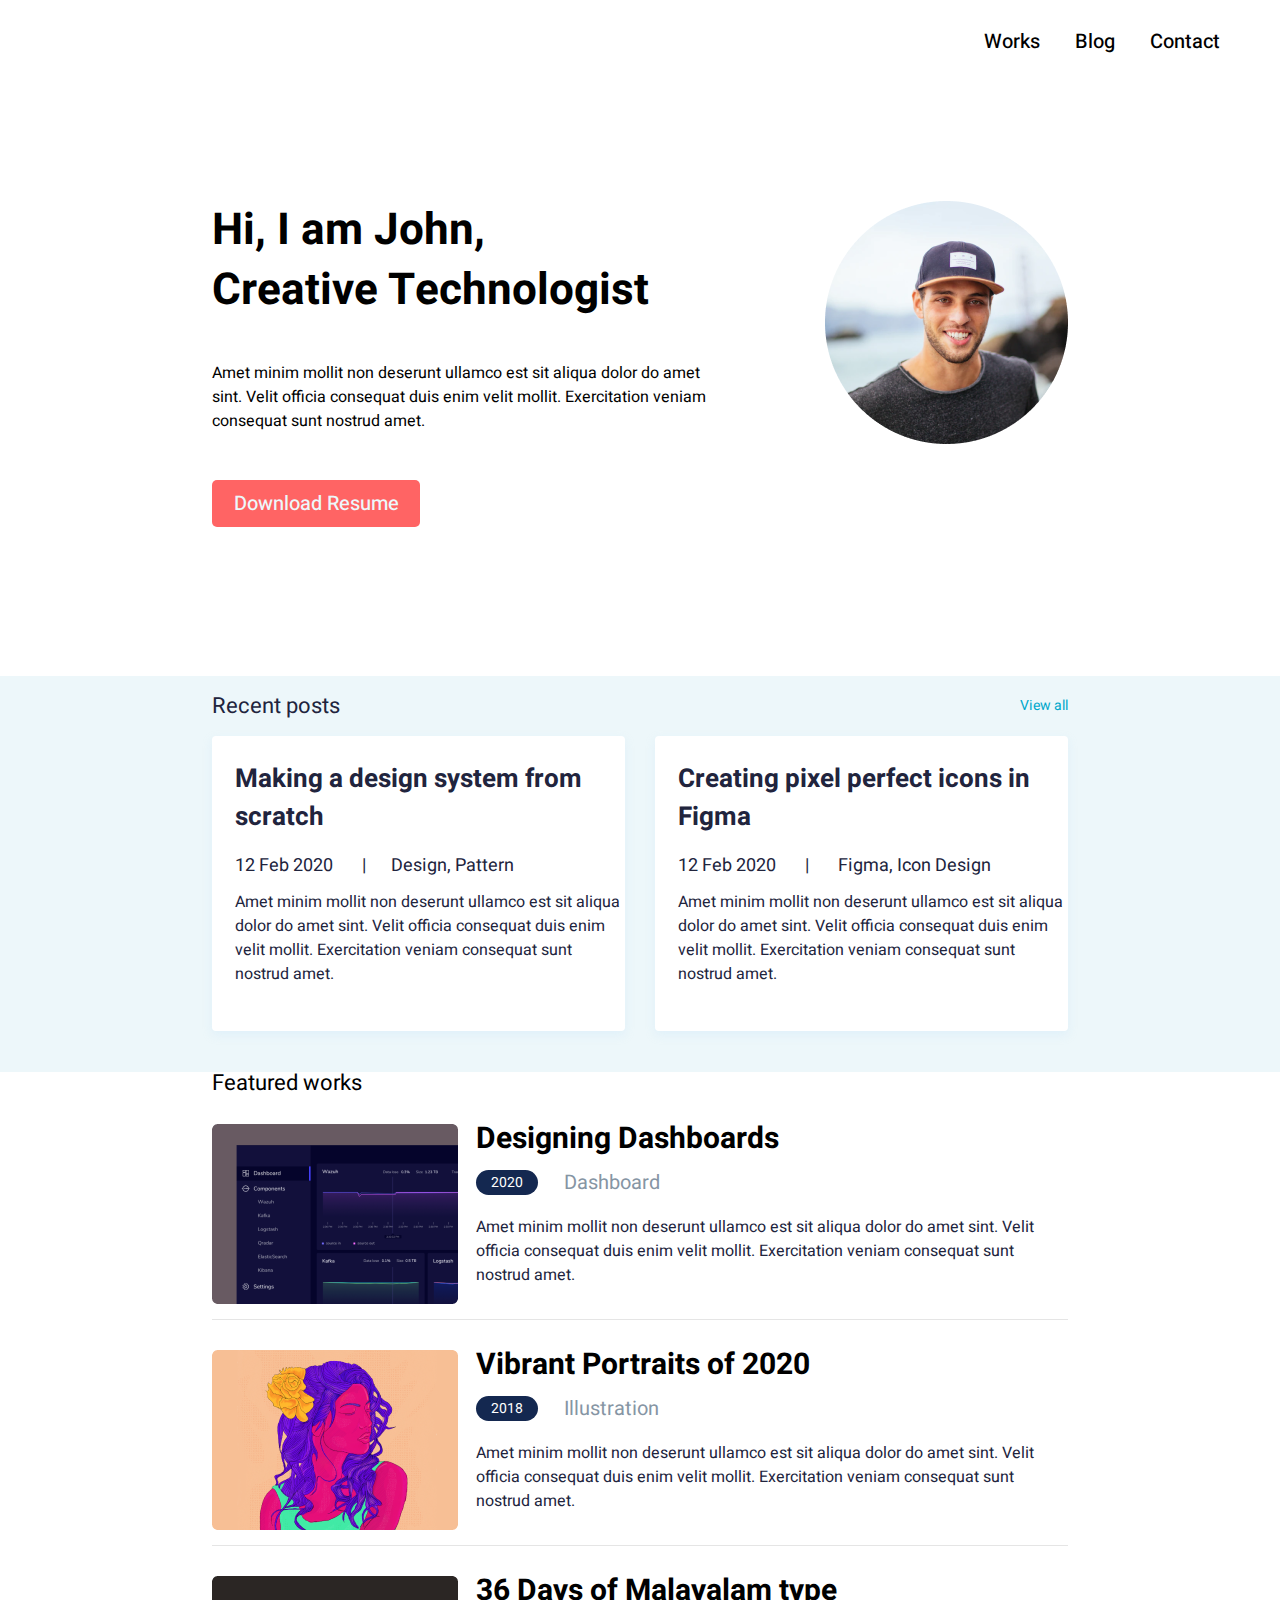
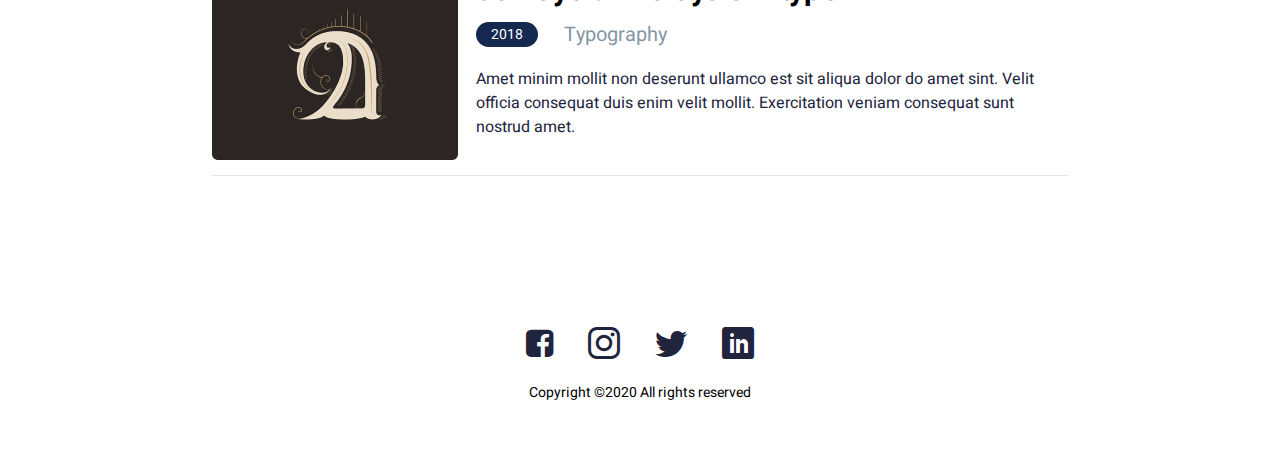
<file: Hi_I_am_John/src_john/index.html>
<!DOCTYPE html>
<html lang="ru">

<head>
    <meta charset="UTF-8">
    <meta name="viewport" content="width=device-width, initial-scale=1.0">
    <link rel="stylesheet" href="css/style_zero.css">
    <link rel="stylesheet" href="css/icons-font.css">
    <link rel="stylesheet" href="css/style.css">
    <title>John's pages</title>
</head>

<body>
    <header class="header">
        <nav class="header__nav">
            <ul class="header__ul">
                <li class="header__elements"> <a href="works.html" class="header__link">Works</a> </li>
                <li class="header__elements"> <a href="blog.html" class="header__link">Blog</a> </li>
                <li class="header__elements"> <a href="#" class="header__link">Contact</a> </li>
            </ul>
        </nav>
    </header>
    <section class="hi">
        <div class="container">
            <div class="hi__words">
                <h1 class="hi__title">Hi, I am John,<br>Creative Technologist</h1>
                <h2 class="hi__subtitle">Amet minim mollit non deserunt ullamco est sit aliqua dolor do amet sint. Velit officia consequat duis enim velit mollit. Exercitation veniam consequat sunt nostrud amet.</h2> <a href="image/kit.png" class="hi__button" download>Download Resume</a> </div> <img src="image/john.png" alt="John's foto" class="hi__image"> </div>
    </section>
    <section class="recent-posts">
        <div class="container">
            <div class="recent-posts__words_top">
                <div class="recent-posts__title"> Recent posts </div> <a href="#" class="recent-posts__link">View all</a> </div>
            <div class="recent-posts__columns_box">
                <div class="recent-posts__columns">
                    <div class="recent-posts__column_title">Making a design system from scratch</div>
                    <div class="recent-posts__column_date">12 Feb 2020 <span class="recent-posts__span">|</span>Design, Pattern</div>
                    <div class="recents-posts__column_text">Amet minim mollit non deserunt ullamco est sit aliqua dolor do amet sint. Velit officia consequat duis enim velit mollit. Exercitation veniam consequat sunt nostrud amet.</div>
                </div>
                <div class="recent-posts__columns">
                    <div class="recent-posts__column_title">Creating pixel perfect icons in Figma</div>
                    <div class="recent-posts__column_date">12 Feb 2020 <span class="recent-posts__span">|</span> Figma, Icon Design</div>
                    <div class="recents-posts__column_text">Amet minim mollit non deserunt ullamco est sit aliqua dolor do amet sint. Velit officia consequat duis enim velit mollit. Exercitation veniam consequat sunt nostrud amet.</div>
                </div>
            </div>
        </div>
    </section>
    <section class="featured-works">
        <div class="container">
            <div class="featured-works__title">Featured works</div>
            <div class="featured-works__row_box">
                <div class="feature-works__row">
                    <div class="featured-works__row_content"> <img src="image/traiding.png" alt="illustration" class="feature-works__img">
                        <div class="feature-works__words_box">
                            <div class="feature-works__words_title">Designing Dashboards</div>
                            <div class="feature-works__words_date-box"> <a href="work-detail.html" class="feature-works__words_year">2020</a>
                                <div class="feature-works__words_comment">Dashboard</div>
                            </div>
                            <div class="feature-works__words_text">Amet minim mollit non deserunt ullamco est sit aliqua dolor do amet sint. Velit officia consequat duis enim velit mollit. Exercitation veniam consequat sunt nostrud amet.</div>
                        </div>
                    </div>
                </div>
                <div class="feature-works__row">
                    <div class="featured-works__row_content"> <img src="image/wooman.png" alt="illustration" class="feature-works__img">
                        <div class="feature-works__words_box">
                            <div class="feature-works__words_title">Vibrant Portraits of 2020</div>
                            <div class="feature-works__words_date-box"> <a href="work-detail.html" class="feature-works__words_year">2018</a>
                                <div class="feature-works__words_comment">Illustration</div>
                            </div>
                            <div class="feature-works__words_text">Amet minim mollit non deserunt ullamco est sit aliqua dolor do amet sint. Velit officia consequat duis enim velit mollit. Exercitation veniam consequat sunt nostrud amet.</div>
                        </div>
                    </div>
                </div>
                <div class="feature-works__row">
                    <div class="featured-works__row_content"> <img src="image/aaaaa.png" alt="illustration" class="feature-works__img">
                        <div class="feature-works__words_box">
                            <div class="feature-works__words_title">36 Days of Malayalam type</div>
                            <div class="feature-works__words_date-box"> <a href="work-detail.html" class="feature-works__words_year">2018</a>
                                <div class="feature-works__words_comment">Typography</div>
                            </div>
                            <div class="feature-works__words_text">Amet minim mollit non deserunt ullamco est sit aliqua dolor do amet sint. Velit officia consequat duis enim velit mollit. Exercitation veniam consequat sunt nostrud amet.</div>
                        </div>
                    </div>
                </div>
            </div>
        </div>
    </section>
    <footer class="footer">
        <div class="container">
            <div class="footer__link_box"> <a href="#" class="footer__link"><span class="icon-facebook-square footer__link_icon"></span></a> <a href="#" class="footer__link"><span class="icon-instagram footer__link_icon"></span></a> <a href="#" class="footer__link"><span class="icon-twitter footer__link_icon"></span></a> <a href="#" class="footer__link"><span class="icon-linkedin footer__link_icon"></span></a> </div>
            <div class="footer__text">Copyright ©2020 All rights reserved </div>
        </div>
    </footer>
</body>

</html>
</file>
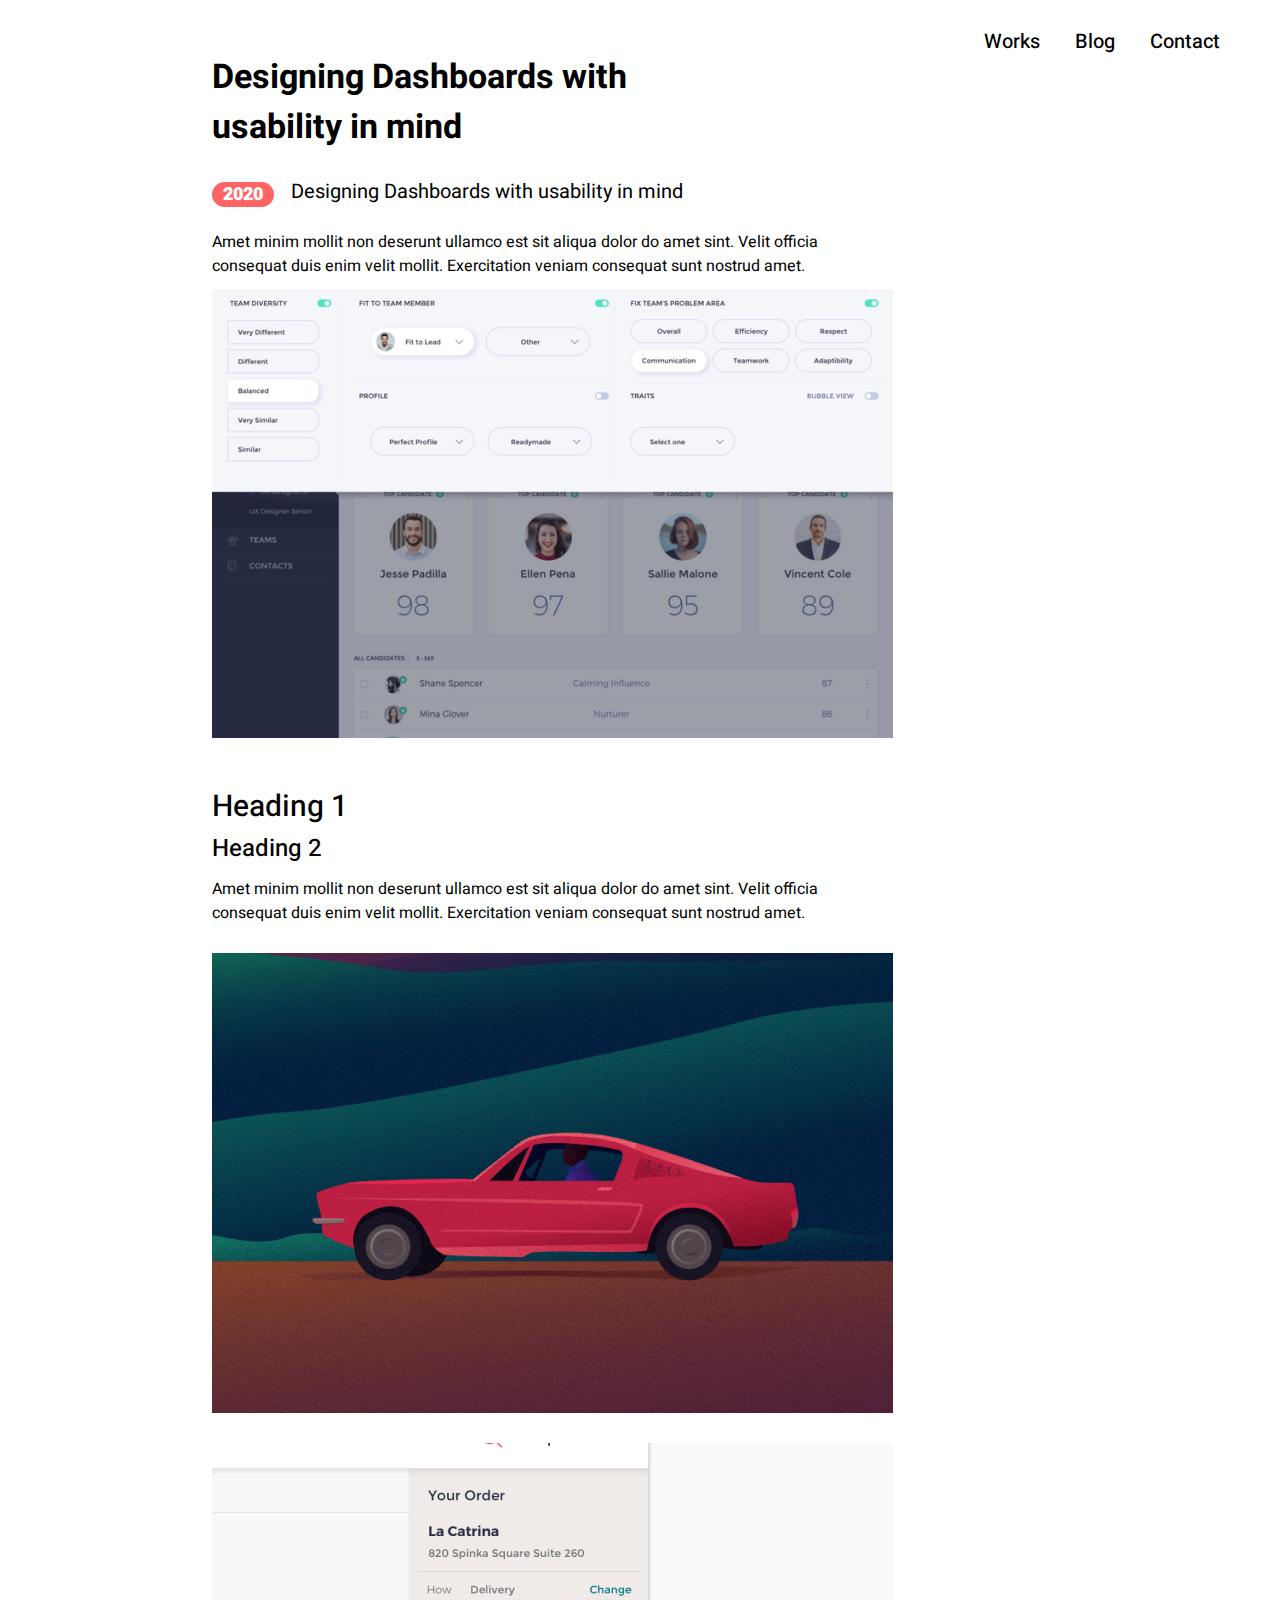
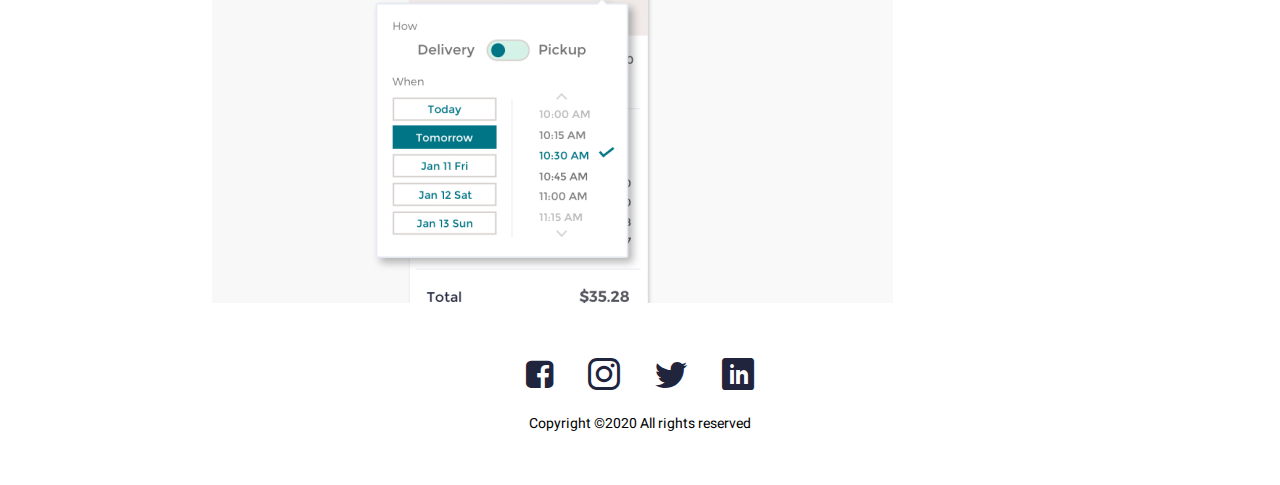
<file: Hi_I_am_John/src_john/work-detail.html>
<!DOCTYPE html>
<html lang="ru">

<head>
    <meta charset="UTF-8">
    <link rel="stylesheet" href="css/style_zero.css">
    <link rel="stylesheet" href="css/icons-font.css">
    <link rel="stylesheet" href="css/style_work-detail.css">
    <title>John's pages work-detail</title>
</head>

<body>
    <header class="header">
        <nav class="header__nav">
            <ul class="header__ul">
                <li class="header__elements"> <a href="#" focus class="header__link">Works</a> </li>
                <li class="header__elements"> <a href="#" class="header__link">Blog</a> </li>
                <li class="header__elements"> <a href="#" class="header__link">Contact</a> </li>
            </ul>
        </nav>
    </header>
    <section class="dashboard">
        <div class="container">
            <h1 class="dashboard__title">Designing Dashboards with <br>usability in mind</h1>
            <h2 class="dashboard__subtitle"><div class="dashboard__subtitle_date">2020</div>Designing Dashboards with usability in mind</h2>
            <div class="dashboard__text">Amet minim mollit non deserunt ullamco est sit aliqua dolor do amet sint. Velit officia consequat duis enim velit mollit. Exercitation veniam consequat sunt nostrud amet.</div>
            <div class="image dashboard__image"></div>
        </div>
    </section>
    <section class="heading">
        <div class="container">
            <div class="heading__title">Heading 1</div>
            <div class="heading__subtitle">Heading 2</div>
            <div class="heading__text">Amet minim mollit non deserunt ullamco est sit aliqua dolor do amet sint. Velit officia consequat duis enim velit mollit. Exercitation veniam consequat sunt nostrud amet.</div>
            <div class="image heading__image_car"></div>
            <div class="image heading__image_options"></div>
        </div>
    </section>
    <footer class="footer">
        <div class="container">
            <div class="footer__link_box"> <a href="#" class="footer__link"><span class="icon-facebook-square footer__link_icon"></span></a> <a href="#" class="footer__link"><span class="icon-instagram footer__link_icon"></span></a> <a href="#" class="footer__link"><span class="icon-twitter footer__link_icon"></span></a> <a href="#" class="footer__link"><span class="icon-linkedin footer__link_icon"></span></a> </div>
            <div class="footer__text">Copyright ©2020 All rights reserved </div>
        </div>
    </footer>
</body>

</html>
</file>
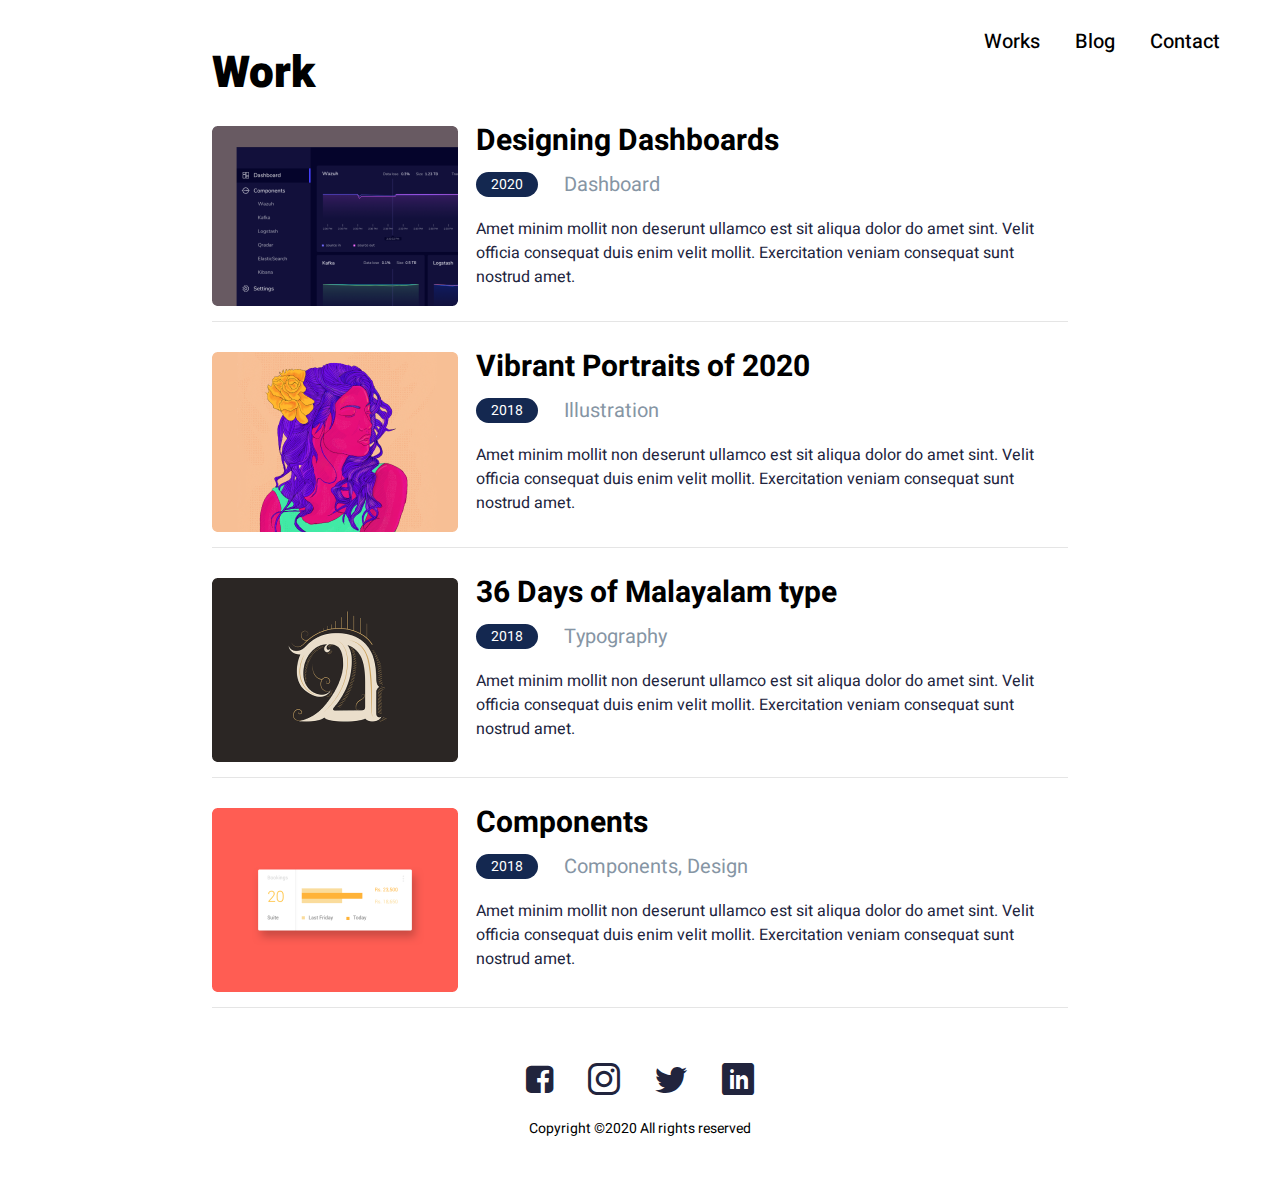
<file: Hi_I_am_John/src_john/works.html>
<!DOCTYPE html>
<html lang="ru">

<head>
    <meta charset="UTF-8">
    <link rel="stylesheet" href="css/style_zero.css">
    <link rel="stylesheet" href="css/icons-font.css">
    <link rel="stylesheet" href="css/style_works.css">
    <title>John's pages work</title>
</head>

<body>
    <header class="header">
        <nav class="header__nav">
            <ul class="header__ul">
                <li class="header__elements"> <a href="works.html" focus class="header__link">Works</a> </li>
                <li class="header__elements"> <a href="blog.html" class="header__link">Blog</a> </li>
                <li class="header__elements"> <a href="contact.html" class="header__link">Contact</a> </li>
            </ul>
        </nav>
    </header>
    <section class="featured-works">
        <div class="container">
            <h1 class="featured-works__title_2-page">Work</h1>
            <div class="featured-works__row_box">
                <div class="feature-works__row">
                    <div class="featured-works__row_content"> <img src="image/traiding.png" alt="illustration" class="feature-works__img">
                        <div class="feature-works__words_box">
                            <div class="feature-works__words_title">Designing Dashboards</div>
                            <div class="feature-works__words_date-box">
                                <a href="work-detail.html" class="feature-works__words_year">2020</a>
                                <div class="feature-works__words_comment">Dashboard</div>
                            </div>
                            <div class="feature-works__words_text">Amet minim mollit non deserunt ullamco est sit aliqua dolor do amet sint. Velit officia consequat duis enim velit mollit. Exercitation veniam consequat sunt nostrud amet.</div>
                        </div>
                    </div>
                </div>
                <div class="feature-works__row">
                    <div class="featured-works__row_content"> <img src="image/wooman.png" alt="illustration" class="feature-works__img">
                        <div class="feature-works__words_box">
                            <div class="feature-works__words_title">Vibrant Portraits of 2020</div>
                            <div class="feature-works__words_date-box">
                                <a href="work-detail.html"  class="feature-works__words_year">2018</a>
                                <div class="feature-works__words_comment">Illustration</div>
                            </div>
                            <div class="feature-works__words_text">Amet minim mollit non deserunt ullamco est sit aliqua dolor do amet sint. Velit officia consequat duis enim velit mollit. Exercitation veniam consequat sunt nostrud amet.</div>
                        </div>
                    </div>
                </div>
                <div class="feature-works__row">
                    <div class="featured-works__row_content"> <img src="image/aaaaa.png" alt="illustration" class="feature-works__img">
                        <div class="feature-works__words_box">
                            <div class="feature-works__words_title">36 Days of Malayalam type</div>
                            <div class="feature-works__words_date-box">
                                <a href="work-detail.html"  class="feature-works__words_year">2018</a>
                                <div class="feature-works__words_comment">Typography</div>
                            </div>
                            <div class="feature-works__words_text">Amet minim mollit non deserunt ullamco est sit aliqua dolor do amet sint. Velit officia consequat duis enim velit mollit. Exercitation veniam consequat sunt nostrud amet.</div>
                        </div>
                    </div>
                </div>
                <div class="feature-works__row">
                    <div class="featured-works__row_content"> <img src="image/component.png" alt="illustration" class="feature-works__img">
                        <div class="feature-works__words_box">
                            <div class="feature-works__words_title">Components</div>
                            <div class="feature-works__words_date-box">
                                <a href="work-detail.html"  class="feature-works__words_year">2018</a>
                                <div class="feature-works__words_comment">Components, Design</div>
                            </div>
                            <div class="feature-works__words_text">Amet minim mollit non deserunt ullamco est sit aliqua dolor do amet sint. Velit officia consequat duis enim velit mollit. Exercitation veniam consequat sunt nostrud amet.</div>
                        </div>
                    </div>
                </div>
            </div>
        </div>
    </section>
    <footer class="footer">
        <div class="container">
            <div class="footer__link_box"> <a href="#" class="footer__link"><span class="icon-facebook-square footer__link_icon"></span></a> <a href="#" class="footer__link"><span class="icon-instagram footer__link_icon"></span></a> <a href="#" class="footer__link"><span class="icon-twitter footer__link_icon"></span></a> <a href="#" class="footer__link"><span class="icon-linkedin footer__link_icon"></span></a> </div>
            <div class="footer__text">Copyright ©2020 All rights reserved </div>
        </div>
    </footer>
</body>

</html>
</file>
<file: Hi_I_am_John/src_john/css/style_zero.css>
/*Обнуление*/
*{
    padding: 0;
    margin: 0;
    border: 0;
}
*,*:before,*:after{
    -moz-box-sizing: border-box;
    -webkit-box-sizing: border-box;
    box-sizing: border-box;
}
:focus,:active{outline: none;}
a:focus,a:active{outline: none;}

nav,footer,header,aside{display: block;}

html,body{
    height: 100%;
    width: 100%;
    font-size: 100%;
    line-height: 1;
    font-size: 14px;
    -ms-text-size-adjust: 100%;
    -moz-text-size-adjust: 100%;
    -webkit-text-size-adjust: 100%;
}
input,button,textarea{font-family:inherit;}

input::-ms-clear{display: none;}
button{cursor: pointer;}
button::-moz-focus-inner {padding:0;border:0;}
a, a:visited{text-decoration: none;}
a:hover{text-decoration: none;}
ul li{list-style: none;}
img{vertical-align: top;}

h1,h2,h3,h4,h5,h6{font-size:inherit;font-weight: 400;}
/*--------------------*/

.bigred{
    font-size: 20px;
    color: red;
}
</file>
<file: Hi_I_am_John/src_john/css/icons-font.css>
@font-face {
  font-family: 'icomoon';
  src:  url('../fonts/icomoon.eot?giwata');
  src:  url('../fonts/icomoon.eot?giwata#iefix') format('embedded-opentype'),
    url('../fonts/icomoon.ttf?giwata') format('truetype'),
    url('../fonts/icomoon.woff?giwata') format('woff'),
    url('../fonts/icomoon.svg?giwata#icomoon') format('svg');
  font-weight: normal;
  font-style: normal;
  font-display: block;
}

[class^="icon-"], [class*=" icon-"] {
  /* use !important to prevent issues with browser extensions that change fonts */
  font-family: 'icomoon' !important;
  speak: never;
  font-style: normal;
  font-weight: normal;
  font-variant: normal;
  text-transform: none;
  line-height: 1;

  /* Better Font Rendering =========== */
  -webkit-font-smoothing: antialiased;
  -moz-osx-font-smoothing: grayscale;
}

.icon-facebook-square:before {
  content: "\e900";
}
.icon-instagram:before {
  content: "\ea92";
}
.icon-twitter:before {
  content: "\ea96";
}
.icon-linkedin:before {
  content: "\eac9";
}
</file>
<file: Hi_I_am_John/src_john/css/style.css>
@import url("https://fonts.googleapis.com/css2?family=Heebo:wght@400;500;700&display=swap");
body {
  font-family: "Heebo";
}

.container {
  margin: 0 auto;
  width: 856px;
}

.header .header__nav {
  width: 100%;
  display: -webkit-box;
  display: -ms-flexbox;
  display: flex;
  -webkit-box-pack: end;
      -ms-flex-pack: end;
          justify-content: flex-end;
}
.header .header__ul {
  width: 236px;
  display: -webkit-box;
  display: -ms-flexbox;
  display: flex;
  -webkit-box-pack: justify;
      -ms-flex-pack: justify;
          justify-content: space-between;
  margin: 32px 60px 0 0;
}
.header .header__elements {
  list-style-type: none;
}
.header .header__link {
  text-decoration: none;
  color: #000000;
  -webkit-transition: 0.2s;
  transition: 0.2s;
  font-size: 20px;
  font-weight: 500;
}
.header .header__link:active {
  color: #FF6464;
}
.header .header__link:hover {
  color: #FF6464;
  -webkit-transform: scale(1.5);
          transform: scale(1.5);
}

.featured-works {
  min-height: 800px;
}
.featured-works .featured-works__title {
  font-size: 22px;
  font-weight: 400;
}
.featured-works .featured-works__title_2-page {
  font-size: 44px;
  font-weight: 900;
}
.featured-works .feature-works__row {
  display: -webkit-box;
  display: -ms-flexbox;
  display: flex;
  -webkit-box-orient: vertical;
  -webkit-box-direction: normal;
      -ms-flex-direction: column;
          flex-direction: column;
}
.featured-works .feature-works__row:after {
  content: "";
  width: 100%;
  height: 1px;
  background: #E5E5E5;
  margin-top: 15px;
}
.featured-works .featured-works__row_content {
  margin-top: 30px;
  display: -webkit-box;
  display: -ms-flexbox;
  display: flex;
}
.featured-works .feature-works__img {
  margin-right: 18px;
}
.featured-works .feature-works__words_box .feature-works__words_title {
  font-size: 30px;
  font-weight: 700;
}
.featured-works .feature-works__words_box .feature-works__words_date-box {
  display: -webkit-box;
  display: -ms-flexbox;
  display: flex;
  -webkit-box-align: center;
      -ms-flex-align: center;
          align-items: center;
  margin-top: 16px;
}
.featured-works .feature-works__words_box .feature-works__words_date-box .feature-works__words_year {
  height: 25px;
  width: 62px;
  border-radius: 16px;
  background: #142850;
  color: #FFFFFF;
  display: -webkit-box;
  display: -ms-flexbox;
  display: flex;
  -webkit-box-pack: center;
      -ms-flex-pack: center;
          justify-content: center;
  -webkit-box-align: center;
      -ms-flex-align: center;
          align-items: center;
  -webkit-transition: 0.2s;
  transition: 0.2s;
}
.featured-works .feature-works__words_box .feature-works__words_date-box .feature-works__words_year:hover {
  background: #FF6464;
}
.featured-works .feature-works__words_box .feature-works__words_date-box .feature-works__words_comment {
  font-size: 20px;
  font-weight: 400;
  color: #8695A4;
  margin-left: 26px;
}
.featured-works .feature-works__words_box .feature-works__words_text {
  font-size: 16px;
  font-weight: 400;
  line-height: 24px;
  color: #21243D;
  margin-top: 20px;
}

.footer {
  display: -webkit-box;
  display: -ms-flexbox;
  display: flex;
  -webkit-box-orient: vertical;
  -webkit-box-direction: normal;
      -ms-flex-direction: column;
          flex-direction: column;
  -webkit-box-pack: center;
      -ms-flex-pack: center;
          justify-content: center;
  min-height: 182px;
  max-width: 300px;
  margin: 0 auto;
}
.footer .container {
  max-width: 300px;
}
.footer .footer__link_box {
  display: -webkit-box;
  display: -ms-flexbox;
  display: flex;
  -webkit-box-pack: center;
      -ms-flex-pack: center;
          justify-content: center;
}
.footer .footer__link_icon {
  font-size: 32px;
  color: #21243D;
  -webkit-transition: 0.2s;
  transition: 0.2s;
}
.footer .footer__link_icon:hover {
  color: #FF6464;
}
.footer .icon-facebook-square:before {
  content: "\e900";
}
.footer .icon-instagram:before {
  content: "\ea92";
}
.footer .icon-twitter:before {
  content: "\ea96";
}
.footer .icon-linkedin:before {
  content: "\eac9";
}
.footer .footer__link {
  margin-right: 35px;
}
.footer .footer__link:last-child {
  margin-right: 0;
}
.footer .footer__text {
  margin-top: 26px;
  text-align: center;
}

.hi {
  min-height: 594px;
  padding: 149px 0;
}
.hi .container {
  display: -webkit-box;
  display: -ms-flexbox;
  display: flex;
  -webkit-box-pack: justify;
      -ms-flex-pack: justify;
          justify-content: space-between;
}
.hi .hi__words {
  max-width: 506px;
}
.hi .hi__title {
  font-size: 44px;
  font-weight: 700;
  line-height: 60px;
}
.hi .hi__subtitle {
  font-size: 16px;
  font-weight: 400;
  line-height: 24px;
  margin: 40px 0 47px 0;
}
.hi .hi__button {
  display: block;
  height: 47px;
  width: 208px;
  background: #FF6464;
  font-size: 20px;
  font-weight: 500;
  color: #EDF7FA;
  display: -webkit-box;
  display: -ms-flexbox;
  display: flex;
  -webkit-box-pack: center;
      -ms-flex-pack: center;
          justify-content: center;
  -webkit-box-align: center;
      -ms-flex-align: center;
          align-items: center;
  -webkit-transition: 0.2s;
  transition: 0.2s;
  border-radius: 5px;
}
.hi .hi__button:hover {
  color: #FF6464;
  background: none;
}
.hi .hi__image {
  width: 243px;
  height: 243px;
  margin-left: 50px;
}

.recent-posts {
  min-height: 396px;
  background: #EDF7FA;
}
.recent-posts .recent-posts__words_top {
  display: -webkit-box;
  display: -ms-flexbox;
  display: flex;
  -webkit-box-pack: justify;
      -ms-flex-pack: justify;
          justify-content: space-between;
  -webkit-box-align: center;
      -ms-flex-align: center;
          align-items: center;
  height: 60px;
}
.recent-posts .recent-posts__title {
  font-weight: 400;
  font-size: 22px;
  color: #21243D;
}
.recent-posts .recent-posts__link {
  color: #00A8CC;
  -webkit-transition: 0.2s;
  transition: 0.2s;
}
.recent-posts .recent-posts__link:hover {
  color: #FF6464;
}
.recent-posts .recent-posts__columns_box {
  display: -webkit-box;
  display: -ms-flexbox;
  display: flex;
  -webkit-box-pack: justify;
      -ms-flex-pack: justify;
          justify-content: space-between;
}
.recent-posts .recent-posts__columns {
  max-width: 418px;
  min-height: 295px;
  background: #FFFFFF;
  -webkit-box-shadow: 0px 4px 10px rgba(187, 225, 250, 0.25);
          box-shadow: 0px 4px 10px rgba(187, 225, 250, 0.25);
  border-radius: 4px;
  padding: 24px 5px 7px 23px;
  margin: 0 30px 30px 0;
}
.recent-posts .recent-posts__columns:nth-child(2) {
  margin-right: 0;
}
.recent-posts .recent-posts__column_title {
  font-weight: 700;
  font-size: 26px;
  line-height: 38px;
  color: #21243D;
}
.recent-posts .recent-posts__column_date {
  font-weight: 400;
  font-size: 18px;
  line-height: 26px;
  color: #21243D;
  margin-top: 17px;
}
.recent-posts .recent-posts__column_date .recent-posts__span {
  margin: 0 25px;
}
.recent-posts .recents-posts__column_text {
  font-weight: 400;
  font-size: 16px;
  line-height: 24px;
  color: #21243D;
  margin-top: 11px;
}

@media (max-width: 920px) {
  .container {
    width: auto;
    padding: 0 50px;
  }
  .container {
    width: auto;
    padding: 0 50px;
  }
  .dashboard .dashboard__title {
    margin-top: 40px;
  }
  .dashboard .dashboard__text {
    width: 100%;
  }
  .dashboard .dashboard__image {
    width: 100%;
    height: 54vw;
  }
  .heading .heading__text {
    width: 100%;
  }
  .heading .heading__image_car {
    width: 100%;
    height: 54vw;
  }
  .heading .heading__image_options {
    width: 100%;
    height: 54vw;
  }
}
@media (max-width: 665px) {
  body .footer .footer__link_icon {
    font-size: 32px;
  }
  body .header .header__nav {
    -webkit-box-pack: center;
        -ms-flex-pack: center;
            justify-content: center;
  }
  body .header .header__ul {
    margin-right: 0;
  }
  body .hi .container {
    display: -webkit-box;
    display: -ms-flexbox;
    display: flex;
    -webkit-box-orient: vertical;
    -webkit-box-direction: normal;
        -ms-flex-direction: column;
            flex-direction: column;
    -webkit-box-align: center;
        -ms-flex-align: center;
            align-items: center;
  }
  body .hi .hi__words {
    -webkit-box-ordinal-group: 3;
        -ms-flex-order: 2;
            order: 2;
    display: -webkit-box;
    display: -ms-flexbox;
    display: flex;
    -webkit-box-orient: vertical;
    -webkit-box-direction: normal;
        -ms-flex-direction: column;
            flex-direction: column;
    -webkit-box-align: center;
        -ms-flex-align: center;
            align-items: center;
  }
  body .hi .hi__title {
    text-align: center;
  }
  body .hi .hi__subtitle {
    text-align: center;
  }
  body .hi .hi__image {
    -webkit-box-ordinal-group: 2;
        -ms-flex-order: 1;
            order: 1;
    margin: 0 0 30px 0;
  }
  body .recent-posts .recent-posts__words_top {
    -webkit-box-pack: center;
        -ms-flex-pack: center;
            justify-content: center;
  }
  body .recent-posts .recent-posts__title {
    text-align: center;
  }
  body .recent-posts .recent-posts__link {
    display: none;
  }
  body .recent-posts .recent-posts__columns_box {
    -webkit-box-orient: vertical;
    -webkit-box-direction: normal;
        -ms-flex-direction: column;
            flex-direction: column;
    -webkit-box-align: center;
        -ms-flex-align: center;
            align-items: center;
  }
  body .recent-posts .recent-posts__columns {
    margin-right: 0;
  }
  body .featured-works {
    margin-top: 50px;
  }
  body .featured-works .featured-works__title {
    text-align: center;
  }
  body .featured-works .feature-works__row:nth-child(n+2) {
    display: none;
  }
  body .featured-works .featured-works__row_content {
    display: -webkit-box;
    display: -ms-flexbox;
    display: flex;
    -webkit-box-orient: vertical;
    -webkit-box-direction: normal;
        -ms-flex-direction: column;
            flex-direction: column;
    -webkit-box-align: center;
        -ms-flex-align: center;
            align-items: center;
  }
  body .featured-works .feature-works__img {
    margin: 0;
    width: 339px;
    height: 230px;
  }
  body .featured-works .feature-works__words_box {
    margin-top: 17px;
  }
  body .blog .blog__title {
    margin-top: 38px;
  }
}
</file>
<file: Hi_I_am_John/src_john/css/style_work-detail.css>
@import url("https://fonts.googleapis.com/css2?family=Heebo:wght@400;500;700&display=swap");
body {
  font-family: "Heebo";
}

.container {
  margin: 0 auto;
  width: 856px;
}

.header .header__nav {
  width: 100%;
  display: -webkit-box;
  display: -ms-flexbox;
  display: flex;
  -webkit-box-pack: end;
      -ms-flex-pack: end;
          justify-content: flex-end;
}
.header .header__ul {
  width: 236px;
  display: -webkit-box;
  display: -ms-flexbox;
  display: flex;
  -webkit-box-pack: justify;
      -ms-flex-pack: justify;
          justify-content: space-between;
  margin: 32px 60px 0 0;
}
.header .header__elements {
  list-style-type: none;
}
.header .header__link {
  text-decoration: none;
  color: #000000;
  -webkit-transition: 0.2s;
  transition: 0.2s;
  font-size: 20px;
  font-weight: 500;
}
.header .header__link:active {
  color: #FF6464;
}
.header .header__link:hover {
  color: #FF6464;
  -webkit-transform: scale(1.5);
          transform: scale(1.5);
}

.featured-works {
  min-height: 800px;
}
.featured-works .featured-works__title {
  font-size: 22px;
  font-weight: 400;
}
.featured-works .featured-works__title_2-page {
  font-size: 44px;
  font-weight: 900;
}
.featured-works .feature-works__row {
  display: -webkit-box;
  display: -ms-flexbox;
  display: flex;
  -webkit-box-orient: vertical;
  -webkit-box-direction: normal;
      -ms-flex-direction: column;
          flex-direction: column;
}
.featured-works .feature-works__row:after {
  content: "";
  width: 100%;
  height: 1px;
  background: #E5E5E5;
  margin-top: 15px;
}
.featured-works .featured-works__row_content {
  margin-top: 30px;
  display: -webkit-box;
  display: -ms-flexbox;
  display: flex;
}
.featured-works .feature-works__img {
  margin-right: 18px;
}
.featured-works .feature-works__words_box .feature-works__words_title {
  font-size: 30px;
  font-weight: 700;
}
.featured-works .feature-works__words_box .feature-works__words_date-box {
  display: -webkit-box;
  display: -ms-flexbox;
  display: flex;
  -webkit-box-align: center;
      -ms-flex-align: center;
          align-items: center;
  margin-top: 16px;
}
.featured-works .feature-works__words_box .feature-works__words_date-box .feature-works__words_year {
  height: 25px;
  width: 62px;
  border-radius: 16px;
  background: #142850;
  color: #FFFFFF;
  display: -webkit-box;
  display: -ms-flexbox;
  display: flex;
  -webkit-box-pack: center;
      -ms-flex-pack: center;
          justify-content: center;
  -webkit-box-align: center;
      -ms-flex-align: center;
          align-items: center;
  -webkit-transition: 0.2s;
  transition: 0.2s;
}
.featured-works .feature-works__words_box .feature-works__words_date-box .feature-works__words_year:hover {
  background: #FF6464;
}
.featured-works .feature-works__words_box .feature-works__words_date-box .feature-works__words_comment {
  font-size: 20px;
  font-weight: 400;
  color: #8695A4;
  margin-left: 26px;
}
.featured-works .feature-works__words_box .feature-works__words_text {
  font-size: 16px;
  font-weight: 400;
  line-height: 24px;
  color: #21243D;
  margin-top: 20px;
}

.footer {
  display: -webkit-box;
  display: -ms-flexbox;
  display: flex;
  -webkit-box-orient: vertical;
  -webkit-box-direction: normal;
      -ms-flex-direction: column;
          flex-direction: column;
  -webkit-box-pack: center;
      -ms-flex-pack: center;
          justify-content: center;
  min-height: 182px;
  max-width: 300px;
  margin: 0 auto;
}
.footer .container {
  max-width: 300px;
}
.footer .footer__link_box {
  display: -webkit-box;
  display: -ms-flexbox;
  display: flex;
  -webkit-box-pack: center;
      -ms-flex-pack: center;
          justify-content: center;
}
.footer .footer__link_icon {
  font-size: 32px;
  color: #21243D;
  -webkit-transition: 0.2s;
  transition: 0.2s;
}
.footer .footer__link_icon:hover {
  color: #FF6464;
}
.footer .icon-facebook-square:before {
  content: "\e900";
}
.footer .icon-instagram:before {
  content: "\ea92";
}
.footer .icon-twitter:before {
  content: "\ea96";
}
.footer .icon-linkedin:before {
  content: "\eac9";
}
.footer .footer__link {
  margin-right: 35px;
}
.footer .footer__link:last-child {
  margin-right: 0;
}
.footer .footer__text {
  margin-top: 26px;
  text-align: center;
}

.image {
  width: 681px;
  height: 460px;
}

.dashboard .dashboard__title {
  font-size: 34px;
  font-weight: 700;
  line-height: 50px;
}
.dashboard .dashboard__subtitle {
  font-size: 20px;
  font-weight: 400;
  display: -webkit-box;
  display: -ms-flexbox;
  display: flex;
  margin-top: 30px;
}
.dashboard .dashboard__subtitle_date {
  width: 62px;
  height: 25px;
  background: #FF6464;
  border-radius: 16px;
  display: -webkit-box;
  display: -ms-flexbox;
  display: flex;
  -webkit-box-pack: center;
      -ms-flex-pack: center;
          justify-content: center;
  -webkit-box-align: center;
      -ms-flex-align: center;
          align-items: center;
  color: #FFFFFF;
  font-size: 18px;
  font-weight: 900;
  margin-right: 17px;
}
.dashboard .dashboard__text {
  margin-top: 23px;
  font-size: 16px;
  font-weight: 400;
  line-height: 24px;
  width: 681px;
}
.dashboard .dashboard__image {
  background: url(../image/work-detail/work-detail_image.jpg) center center/100% no-repeat;
}

.heading .heading__image_car {
  background: url(../image/work-detail/Rectangle%205.jpg) center center/100% no-repeat;
  margin-top: 28px;
}
.heading .heading__image_options {
  background: url(../image/work-detail/Rectangle%206.jpg) center center/100% no-repeat;
  margin-top: 30px;
}
.heading .heading__title {
  font-size: 30px;
  font-weight: 500;
  margin-top: 54px;
}
.heading .heading__subtitle {
  font-size: 24px;
  font-weight: 500;
  margin-top: 15px;
}
.heading .heading__text {
  font-size: 16px;
  font-weight: 400;
  line-height: 24px;
  margin-top: 16px;
  width: 677px;
}

@media (max-width: 920px) {
  .container {
    width: auto;
    padding: 0 50px;
  }
  .container {
    width: auto;
    padding: 0 50px;
  }
  .dashboard .dashboard__title {
    margin-top: 40px;
  }
  .dashboard .dashboard__text {
    width: 100%;
  }
  .dashboard .dashboard__image {
    width: 100%;
    height: 54vw;
  }
  .heading .heading__text {
    width: 100%;
  }
  .heading .heading__image_car {
    width: 100%;
    height: 54vw;
  }
  .heading .heading__image_options {
    width: 100%;
    height: 54vw;
  }
}
@media (max-width: 665px) {
  body .footer .footer__link_icon {
    font-size: 32px;
  }
  body .header .header__nav {
    -webkit-box-pack: center;
        -ms-flex-pack: center;
            justify-content: center;
  }
  body .header .header__ul {
    margin-right: 0;
  }
  body .hi .container {
    display: -webkit-box;
    display: -ms-flexbox;
    display: flex;
    -webkit-box-orient: vertical;
    -webkit-box-direction: normal;
        -ms-flex-direction: column;
            flex-direction: column;
    -webkit-box-align: center;
        -ms-flex-align: center;
            align-items: center;
  }
  body .hi .hi__words {
    -webkit-box-ordinal-group: 3;
        -ms-flex-order: 2;
            order: 2;
    display: -webkit-box;
    display: -ms-flexbox;
    display: flex;
    -webkit-box-orient: vertical;
    -webkit-box-direction: normal;
        -ms-flex-direction: column;
            flex-direction: column;
    -webkit-box-align: center;
        -ms-flex-align: center;
            align-items: center;
  }
  body .hi .hi__title {
    text-align: center;
  }
  body .hi .hi__subtitle {
    text-align: center;
  }
  body .hi .hi__image {
    -webkit-box-ordinal-group: 2;
        -ms-flex-order: 1;
            order: 1;
    margin: 0 0 30px 0;
  }
  body .recent-posts .recent-posts__words_top {
    -webkit-box-pack: center;
        -ms-flex-pack: center;
            justify-content: center;
  }
  body .recent-posts .recent-posts__title {
    text-align: center;
  }
  body .recent-posts .recent-posts__link {
    display: none;
  }
  body .recent-posts .recent-posts__columns_box {
    -webkit-box-orient: vertical;
    -webkit-box-direction: normal;
        -ms-flex-direction: column;
            flex-direction: column;
    -webkit-box-align: center;
        -ms-flex-align: center;
            align-items: center;
  }
  body .recent-posts .recent-posts__columns {
    margin-right: 0;
  }
  body .featured-works {
    margin-top: 50px;
  }
  body .featured-works .featured-works__title {
    text-align: center;
  }
  body .featured-works .feature-works__row:nth-child(n+2) {
    display: none;
  }
  body .featured-works .featured-works__row_content {
    display: -webkit-box;
    display: -ms-flexbox;
    display: flex;
    -webkit-box-orient: vertical;
    -webkit-box-direction: normal;
        -ms-flex-direction: column;
            flex-direction: column;
    -webkit-box-align: center;
        -ms-flex-align: center;
            align-items: center;
  }
  body .featured-works .feature-works__img {
    margin: 0;
    width: 339px;
    height: 230px;
  }
  body .featured-works .feature-works__words_box {
    margin-top: 17px;
  }
  body .blog .blog__title {
    margin-top: 38px;
  }
}
</file>
<file: Hi_I_am_John/src_john/css/style_works.css>
@import url("https://fonts.googleapis.com/css2?family=Heebo:wght@400;500;700&display=swap");
body {
  font-family: "Heebo";
}

.container {
  margin: 0 auto;
  width: 856px;
}

.header .header__nav {
  width: 100%;
  display: -webkit-box;
  display: -ms-flexbox;
  display: flex;
  -webkit-box-pack: end;
      -ms-flex-pack: end;
          justify-content: flex-end;
}
.header .header__ul {
  width: 236px;
  display: -webkit-box;
  display: -ms-flexbox;
  display: flex;
  -webkit-box-pack: justify;
      -ms-flex-pack: justify;
          justify-content: space-between;
  margin: 32px 60px 0 0;
}
.header .header__elements {
  list-style-type: none;
}
.header .header__link {
  text-decoration: none;
  color: #000000;
  -webkit-transition: 0.2s;
  transition: 0.2s;
  font-size: 20px;
  font-weight: 500;
}
.header .header__link:active {
  color: #FF6464;
}
.header .header__link:hover {
  color: #FF6464;
  -webkit-transform: scale(1.5);
          transform: scale(1.5);
}

.featured-works {
  min-height: 800px;
}
.featured-works .featured-works__title {
  font-size: 22px;
  font-weight: 400;
}
.featured-works .featured-works__title_2-page {
  font-size: 44px;
  font-weight: 900;
}
.featured-works .feature-works__row {
  display: -webkit-box;
  display: -ms-flexbox;
  display: flex;
  -webkit-box-orient: vertical;
  -webkit-box-direction: normal;
      -ms-flex-direction: column;
          flex-direction: column;
}
.featured-works .feature-works__row:after {
  content: "";
  width: 100%;
  height: 1px;
  background: #E5E5E5;
  margin-top: 15px;
}
.featured-works .featured-works__row_content {
  margin-top: 30px;
  display: -webkit-box;
  display: -ms-flexbox;
  display: flex;
}
.featured-works .feature-works__img {
  margin-right: 18px;
}
.featured-works .feature-works__words_box .feature-works__words_title {
  font-size: 30px;
  font-weight: 700;
}
.featured-works .feature-works__words_box .feature-works__words_date-box {
  display: -webkit-box;
  display: -ms-flexbox;
  display: flex;
  -webkit-box-align: center;
      -ms-flex-align: center;
          align-items: center;
  margin-top: 16px;
}
.featured-works .feature-works__words_box .feature-works__words_date-box .feature-works__words_year {
  height: 25px;
  width: 62px;
  border-radius: 16px;
  background: #142850;
  color: #FFFFFF;
  display: -webkit-box;
  display: -ms-flexbox;
  display: flex;
  -webkit-box-pack: center;
      -ms-flex-pack: center;
          justify-content: center;
  -webkit-box-align: center;
      -ms-flex-align: center;
          align-items: center;
  -webkit-transition: 0.2s;
  transition: 0.2s;
}
.featured-works .feature-works__words_box .feature-works__words_date-box .feature-works__words_year:hover {
  background: #FF6464;
}
.featured-works .feature-works__words_box .feature-works__words_date-box .feature-works__words_comment {
  font-size: 20px;
  font-weight: 400;
  color: #8695A4;
  margin-left: 26px;
}
.featured-works .feature-works__words_box .feature-works__words_text {
  font-size: 16px;
  font-weight: 400;
  line-height: 24px;
  color: #21243D;
  margin-top: 20px;
}

.footer {
  display: -webkit-box;
  display: -ms-flexbox;
  display: flex;
  -webkit-box-orient: vertical;
  -webkit-box-direction: normal;
      -ms-flex-direction: column;
          flex-direction: column;
  -webkit-box-pack: center;
      -ms-flex-pack: center;
          justify-content: center;
  min-height: 182px;
  max-width: 300px;
  margin: 0 auto;
}
.footer .container {
  max-width: 300px;
}
.footer .footer__link_box {
  display: -webkit-box;
  display: -ms-flexbox;
  display: flex;
  -webkit-box-pack: center;
      -ms-flex-pack: center;
          justify-content: center;
}
.footer .footer__link_icon {
  font-size: 32px;
  color: #21243D;
  -webkit-transition: 0.2s;
  transition: 0.2s;
}
.footer .footer__link_icon:hover {
  color: #FF6464;
}
.footer .icon-facebook-square:before {
  content: "\e900";
}
.footer .icon-instagram:before {
  content: "\ea92";
}
.footer .icon-twitter:before {
  content: "\ea96";
}
.footer .icon-linkedin:before {
  content: "\eac9";
}
.footer .footer__link {
  margin-right: 35px;
}
.footer .footer__link:last-child {
  margin-right: 0;
}
.footer .footer__text {
  margin-top: 26px;
  text-align: center;
}

@media (max-width: 920px) {
  .container {
    width: auto;
    padding: 0 50px;
  }
  body .feature-works__img {
    width: 246px;
    height: 180px;
  }
  body .featured-works .featured-works__row_content .feature-works__words_box .feature-works__words_text {
    width: 50vw;
  }
}
@media (max-width: 665px) {
  .featured-works {
    margin-top: 50px;
  }
  .featured-works .featured-works__title {
    text-align: center;
  }
  .featured-works .featured-works__row_content {
    display: -webkit-box;
    display: -ms-flexbox;
    display: flex;
    -webkit-box-orient: vertical;
    -webkit-box-direction: normal;
        -ms-flex-direction: column;
            flex-direction: column;
    -webkit-box-align: center;
        -ms-flex-align: center;
            align-items: center;
  }
  .featured-works .feature-works__img {
    margin: 0;
    width: 339px;
    height: 230px;
  }
  .featured-works .feature-works__words_box {
    margin-top: 17px;
  }
}
</file>
